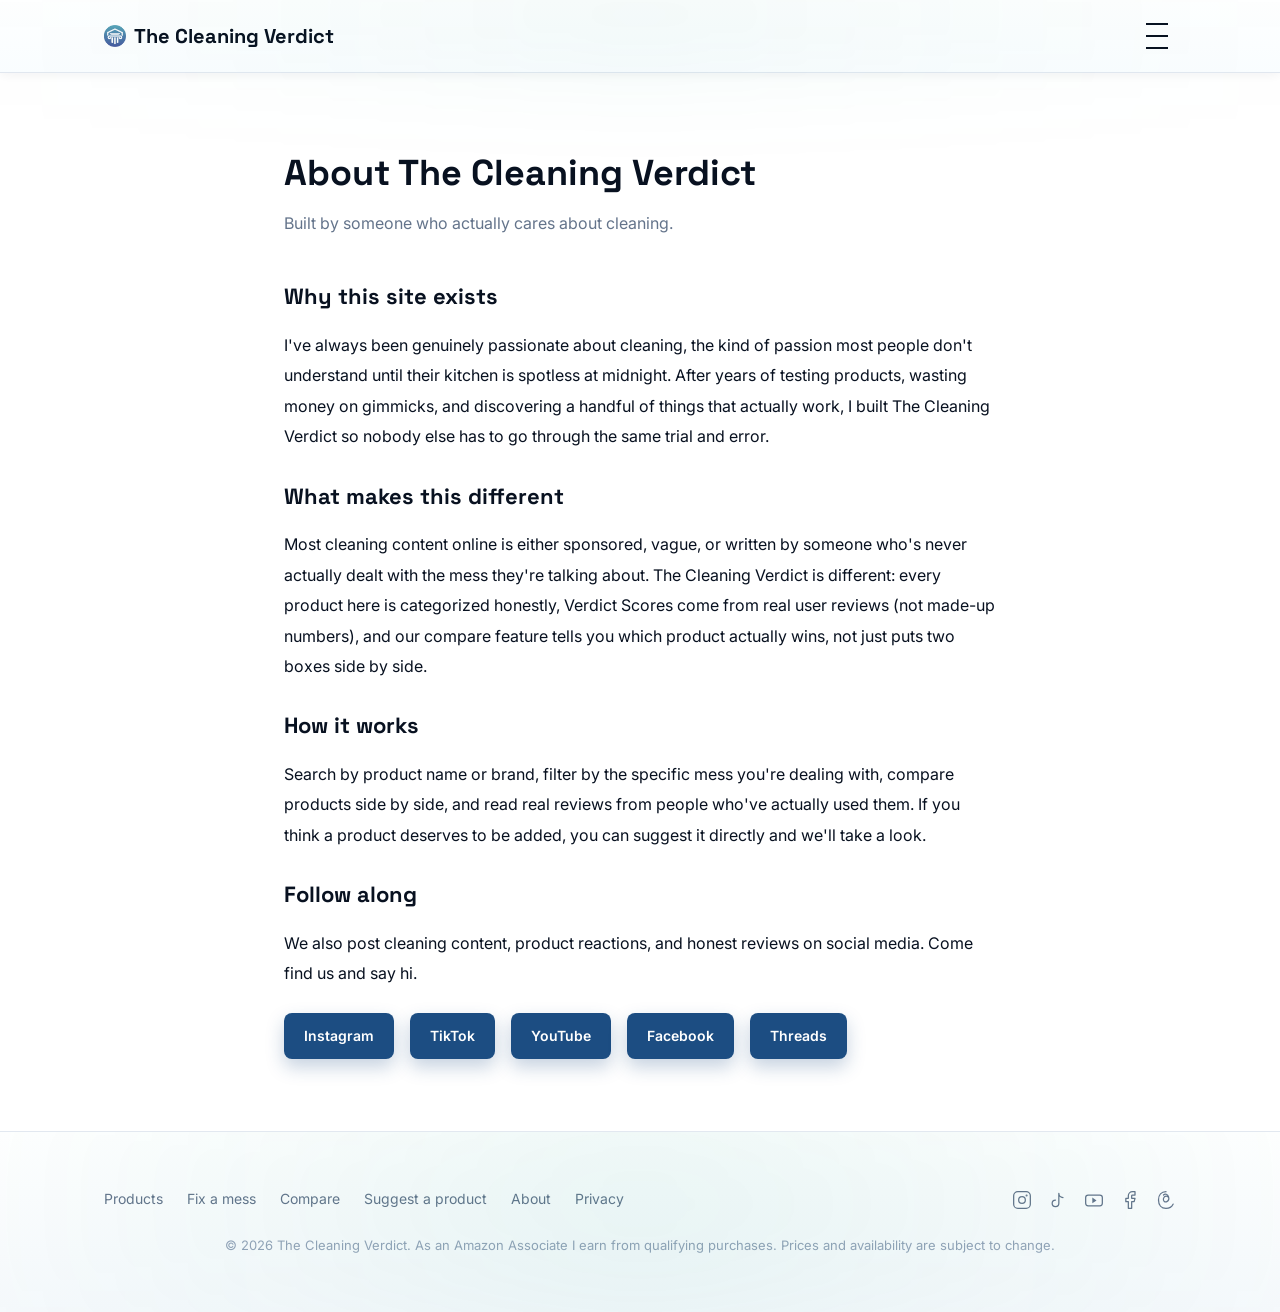
<file: about.html>
<!DOCTYPE html>
<html lang="en">
<head>
<meta charset="UTF-8">
<meta name="viewport" content="width=device-width, initial-scale=1.0, maximum-scale=1.0, user-scalable=no">
<title>About | The Cleaning Verdict</title>
<meta name="description" content="Learn about The Cleaning Verdict, a real cleaning product review site built to help you find what actually works.">
<link rel="stylesheet" href="css/styles.css">
<link rel="icon" type="image/png" sizes="48x48" href="favicon-48.png">
<link rel="icon" type="image/png" sizes="512x512" href="favicon-512.png">
<link rel="shortcut icon" href="favicon.ico">
<link rel="apple-touch-icon" href="favicon-512.png">
</head>
<body>

<nav class="nav">
  <div class="container">
    <a href="index.html" class="logo">
      <img src="logo.png" alt="The Cleaning Verdict logo" style="width:22px;height:22px;object-fit:contain">
      The Cleaning Verdict
    </a>
    <ul class="nav-links">
      <li><a href="index.html">Home</a></li>
      <li><a href="products.html">Products</a></li>
      <li><a href="fix-mess.html">Fix a mess</a></li>
      <li><a href="compare.html">Compare</a></li>
      <li><a href="suggest.html">Suggest a product</a></li>
    </ul>
    <button class="nav-toggle" aria-label="Menu"><span></span><span></span><span></span></button>
  </div>
</nav>

<section class="section">
  <div class="container" style="max-width:760px">

    <h1 style="font-family:'Space Grotesk',sans-serif;font-size:36px;margin-bottom:8px">About The Cleaning Verdict</h1>
    <p style="color:var(--gray);margin-bottom:40px;font-size:16px">Built by someone who actually cares about cleaning.</p>

    <div style="line-height:1.9;font-size:16px">
      <h2 style="font-family:'Space Grotesk',sans-serif;font-size:22px;margin:0 0 12px">Why this site exists</h2>
      <p style="margin-bottom:24px">I've always been genuinely passionate about cleaning, the kind of passion most people don't understand until their kitchen is spotless at midnight. After years of testing products, wasting money on gimmicks, and discovering a handful of things that actually work, I built The Cleaning Verdict so nobody else has to go through the same trial and error.</p>

      <h2 style="font-family:'Space Grotesk',sans-serif;font-size:22px;margin:0 0 12px">What makes this different</h2>
      <p style="margin-bottom:24px">Most cleaning content online is either sponsored, vague, or written by someone who's never actually dealt with the mess they're talking about. The Cleaning Verdict is different: every product here is categorized honestly, Verdict Scores come from real user reviews (not made-up numbers), and our compare feature tells you which product actually wins, not just puts two boxes side by side.</p>

      <h2 style="font-family:'Space Grotesk',sans-serif;font-size:22px;margin:0 0 12px">How it works</h2>
      <p style="margin-bottom:24px">Search by product name or brand, filter by the specific mess you're dealing with, compare products side by side, and read real reviews from people who've actually used them. If you think a product deserves to be added, you can suggest it directly and we'll take a look.</p>

      <h2 style="font-family:'Space Grotesk',sans-serif;font-size:22px;margin:0 0 12px">Follow along</h2>
      <p style="margin-bottom:24px">We also post cleaning content, product reactions, and honest reviews on social media. Come find us and say hi.</p>

      <div style="display:flex;gap:16px;flex-wrap:wrap">
        <a href="https://instagram.com/thecleaningverdict" target="_blank" rel="noopener" class="nav-cta" style="display:inline-block">Instagram</a>
        <a href="https://tiktok.com/@thecleaningverdict" target="_blank" rel="noopener" class="nav-cta" style="display:inline-block">TikTok</a>
        <a href="https://youtube.com/@thecleaningverdict" target="_blank" rel="noopener" class="nav-cta" style="display:inline-block">YouTube</a>
        <a href="https://facebook.com/Thecleaning Verdict" target="_blank" rel="noopener" class="nav-cta" style="display:inline-block">Facebook</a>
        <a href="https://threads.net/@thecleaningverdict" target="_blank" rel="noopener" class="nav-cta" style="display:inline-block">Threads</a>
      </div>
    </div>

  </div>
</section>

<footer class="footer">
  <div class="container" style="flex-direction:column;gap:24px">
    <div style="display:flex;justify-content:space-between;align-items:center;width:100%;flex-wrap:wrap;gap:16px">
      <ul class="footer-links">
        <li><a href="products.html">Products</a></li>
        <li><a href="fix-mess.html">Fix a mess</a></li>
        <li><a href="compare.html">Compare</a></li>
        <li><a href="suggest.html">Suggest a product</a></li>
        <li><a href="about.html" aria-current="page">About</a></li>
        <li><a href="privacy.html">Privacy</a></li>
      </ul>
      <div class="footer-socials">
        <a href="https://instagram.com/thecleaningverdict" target="_blank" rel="noopener" aria-label="Instagram">
          <svg viewBox="0 0 24 24" fill="none" stroke="currentColor" stroke-width="1.5" stroke-linecap="round" stroke-linejoin="round"><rect x="2" y="2" width="20" height="20" rx="5"/><circle cx="12" cy="12" r="4"/><circle cx="17.5" cy="6.5" r="0.5" fill="currentColor"/></svg>
        </a>
        <a href="https://tiktok.com/@thecleaningverdict" target="_blank" rel="noopener" aria-label="TikTok">
          <svg viewBox="0 0 24 24" fill="none" stroke="currentColor" stroke-width="1.5" stroke-linecap="round" stroke-linejoin="round"><path d="M9 12a4 4 0 1 0 4 4V4a5 5 0 0 0 5 5"/></svg>
        </a>
        <a href="https://youtube.com/@thecleaningverdict" target="_blank" rel="noopener" aria-label="YouTube">
          <svg viewBox="0 0 24 24" fill="none" stroke="currentColor" stroke-width="1.5" stroke-linecap="round" stroke-linejoin="round"><rect x="2" y="6" width="20" height="13" rx="3"/><path d="M10 9l5 3.5L10 16V9z" fill="currentColor" stroke="none"/></svg>
        </a>
        <a href="https://facebook.com/Thecleaning Verdict" target="_blank" rel="noopener" aria-label="Facebook">
          <svg viewBox="0 0 24 24" fill="none" stroke="currentColor" stroke-width="1.5" stroke-linecap="round" stroke-linejoin="round"><path d="M18 2h-3a5 5 0 0 0-5 5v3H7v4h3v8h4v-8h3l1-4h-4V7a1 1 0 0 1 1-1h3z"/></svg>
        </a>
        <a href="https://threads.net/@thecleaningverdict" target="_blank" rel="noopener" aria-label="Threads">
          <svg viewBox="0 0 24 24" fill="none" stroke="currentColor" stroke-width="1.5" stroke-linecap="round" stroke-linejoin="round"><path d="M12 2C6.5 2 3 6 3 12s3.5 10 9 10c4 0 7-2 8.5-5"/><path d="M15 9c-1-2-5-2.5-6 1s2 5 4 4 3-3 2-6-4-4-6-2"/></svg>
        </a>
      </div>
    </div>
    <span class="footer-note">© 2026 The Cleaning Verdict. As an Amazon Associate I earn from qualifying purchases. Prices and availability are subject to change.</span>
  </div>
</footer>

<script src="js/main.js"></script>
</body>
</html>
</file>
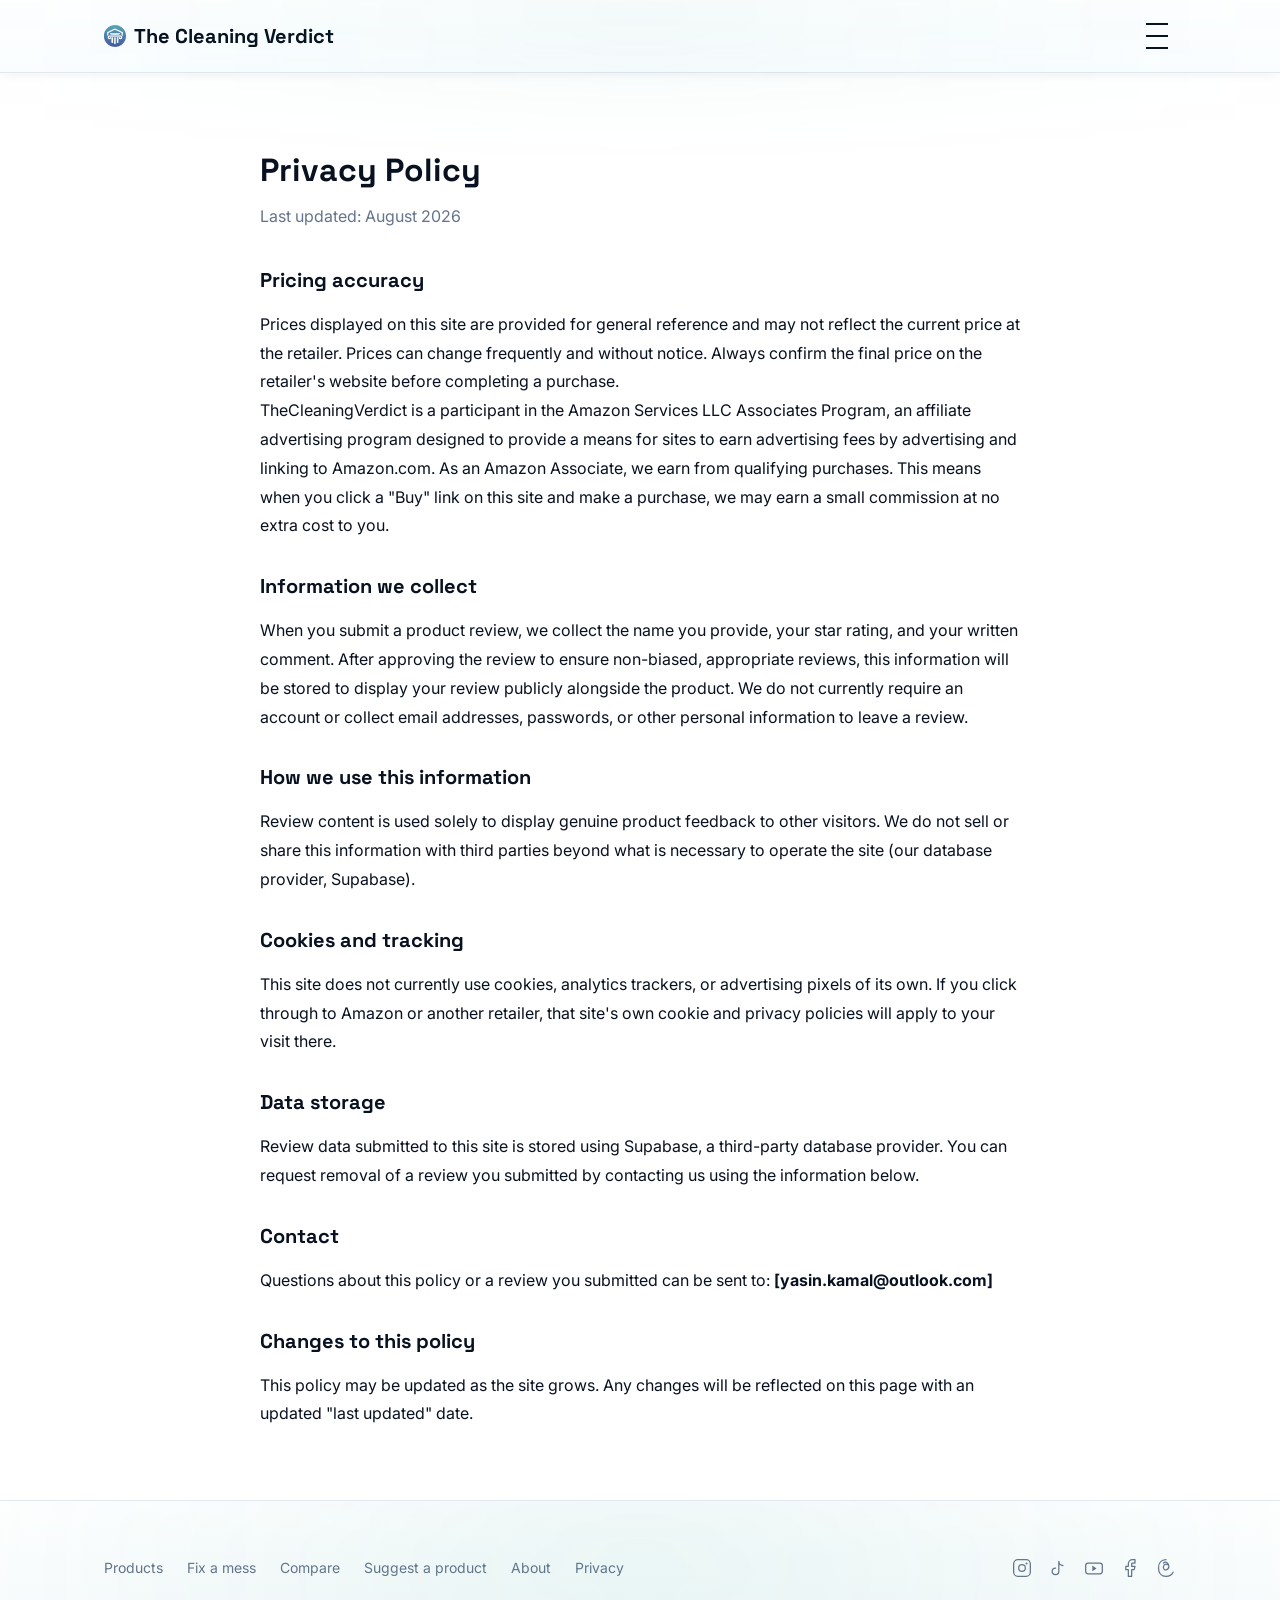
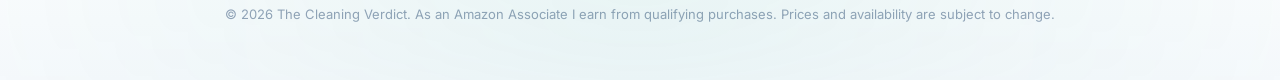
<file: privacy.html>
<!DOCTYPE html>
<html lang="en">
<head>
<meta charset="UTF-8">
<meta name="viewport" content="width=device-width, initial-scale=1.0, maximum-scale=1.0, user-scalable=no">
<title>Privacy Policy | TheCleaningVerdict</title>
<link rel="stylesheet" href="css/styles.css">
<link rel="icon" type="image/png" sizes="48x48" href="favicon-48.png">
<link rel="icon" type="image/png" sizes="512x512" href="favicon-512.png">
<link rel="shortcut icon" href="favicon.ico">
<link rel="apple-touch-icon" href="favicon-512.png">
</head>
<body>

<nav class="nav">
  <div class="container">
<a href="index.html" class="logo">
  <img src="logo.png" alt="The Cleaning Verdict logo" style="width:22px;height:22px;object-fit:contain">
  The Cleaning Verdict
</a>
<ul class="nav-links">
  <li><a href="index.html">Home</a></li>
  <li><a href="products.html">Products</a></li>
  <li><a href="fix-mess.html">Fix a mess</a></li>
  <li><a href="compare.html">Compare</a></li>
  <li><a href="suggest.html">Suggest a product</a></li>
</ul>
    <button class="nav-toggle" aria-label="Menu"><span></span><span></span><span></span></button>
  </div>
</nav>

<section class="section container" style="max-width:760px">
  <h1 style="font-family:'Space Grotesk',sans-serif;font-size:32px;margin-bottom:8px">Privacy Policy</h1>
  <p style="color:var(--gray);margin-bottom:32px">Last updated: August 2026</p>

  <div style="line-height:1.8">
    <h2 style="font-family:'Space Grotesk',sans-serif;font-size:20px;margin:28px 0 12px">Pricing accuracy</h2>
<p>Prices displayed on this site are provided for general reference and may not reflect the current price at the retailer. Prices can change frequently and without notice. Always confirm the final price on the retailer's website before completing a purchase.</p>
    <p>TheCleaningVerdict is a participant in the Amazon Services LLC Associates Program, an affiliate advertising program designed to provide a means for sites to earn advertising fees by advertising and linking to Amazon.com. As an Amazon Associate, we earn from qualifying purchases. This means when you click a "Buy" link on this site and make a purchase, we may earn a small commission at no extra cost to you.</p>

    <h2 style="font-family:'Space Grotesk',sans-serif;font-size:20px;margin:28px 0 12px">Information we collect</h2>
    <p>When you submit a product review, we collect the name you provide, your star rating, and your written comment. After approving the review to ensure non-biased, appropriate reviews, this information will be stored to display your review publicly alongside the product. We do not currently require an account or collect email addresses, passwords, or other personal information to leave a review.</p>

    <h2 style="font-family:'Space Grotesk',sans-serif;font-size:20px;margin:28px 0 12px">How we use this information</h2>
    <p>Review content is used solely to display genuine product feedback to other visitors. We do not sell or share this information with third parties beyond what is necessary to operate the site (our database provider, Supabase).</p>

    <h2 style="font-family:'Space Grotesk',sans-serif;font-size:20px;margin:28px 0 12px">Cookies and tracking</h2>
    <p>This site does not currently use cookies, analytics trackers, or advertising pixels of its own. If you click through to Amazon or another retailer, that site's own cookie and privacy policies will apply to your visit there.</p>

    <h2 style="font-family:'Space Grotesk',sans-serif;font-size:20px;margin:28px 0 12px">Data storage</h2>
    <p>Review data submitted to this site is stored using Supabase, a third-party database provider. You can request removal of a review you submitted by contacting us using the information below.</p>

    <h2 style="font-family:'Space Grotesk',sans-serif;font-size:20px;margin:28px 0 12px">Contact</h2>
    <p>Questions about this policy or a review you submitted can be sent to: <strong>[yasin.kamal@outlook.com]</strong></p>

    <h2 style="font-family:'Space Grotesk',sans-serif;font-size:20px;margin:28px 0 12px">Changes to this policy</h2>
    <p>This policy may be updated as the site grows. Any changes will be reflected on this page with an updated "last updated" date.</p>
  </div>
</section>

<footer class="footer">
  <div class="container" style="flex-direction:column;gap:24px">
    <div style="display:flex;justify-content:space-between;align-items:center;width:100%;flex-wrap:wrap;gap:16px">
      <ul class="footer-links">
        <li><a href="products.html">Products</a></li>
        <li><a href="fix-mess.html">Fix a mess</a></li>
        <li><a href="compare.html">Compare</a></li>
        <li><a href="suggest.html">Suggest a product</a></li>
        <li><a href="about.html">About</a></li>
        <li><a href="privacy.html">Privacy</a></li>
      </ul>
      <div class="footer-socials">
        <a href="https://instagram.com/thecleaningverdict" target="_blank" rel="noopener" aria-label="Instagram">
          <svg viewBox="0 0 24 24" fill="none" stroke="currentColor" stroke-width="1.5" stroke-linecap="round" stroke-linejoin="round"><rect x="2" y="2" width="20" height="20" rx="5"/><circle cx="12" cy="12" r="4"/><circle cx="17.5" cy="6.5" r="0.5" fill="currentColor"/></svg>
        </a>
        <a href="https://tiktok.com/@thecleaningverdict" target="_blank" rel="noopener" aria-label="TikTok">
          <svg viewBox="0 0 24 24" fill="none" stroke="currentColor" stroke-width="1.5" stroke-linecap="round" stroke-linejoin="round"><path d="M9 12a4 4 0 1 0 4 4V4a5 5 0 0 0 5 5"/></svg>
        </a>
        <a href="https://youtube.com/@thecleaningverdict" target="_blank" rel="noopener" aria-label="YouTube">
          <svg viewBox="0 0 24 24" fill="none" stroke="currentColor" stroke-width="1.5" stroke-linecap="round" stroke-linejoin="round"><rect x="2" y="6" width="20" height="13" rx="3"/><path d="M10 9l5 3.5L10 16V9z" fill="currentColor" stroke="none"/></svg>
        </a>
        <a href="https://facebook.com/Thecleaning Verdict" target="_blank" rel="noopener" aria-label="Facebook">
          <svg viewBox="0 0 24 24" fill="none" stroke="currentColor" stroke-width="1.5" stroke-linecap="round" stroke-linejoin="round"><path d="M18 2h-3a5 5 0 0 0-5 5v3H7v4h3v8h4v-8h3l1-4h-4V7a1 1 0 0 1 1-1h3z"/></svg>
        </a>
        <a href="https://threads.net/@thecleaningverdict" target="_blank" rel="noopener" aria-label="Threads">
          <svg viewBox="0 0 24 24" fill="none" stroke="currentColor" stroke-width="1.5" stroke-linecap="round" stroke-linejoin="round"><path d="M12 2C6.5 2 3 6 3 12s3.5 10 9 10c4 0 7-2 8.5-5"/><path d="M15 9c-1-2-5-2.5-6 1s2 5 4 4 3-3 2-6-4-4-6-2"/></svg>
        </a>
      </div>
    </div>
    <span class="footer-note">© 2026 The Cleaning Verdict. As an Amazon Associate I earn from qualifying purchases. Prices and availability are subject to change.</span>
  </div>
</footer>

<script src="js/main.js"></script>
</body>
</html>
</file>
<file: css/styles.css>
@import url('https://fonts.googleapis.com/css2?family=Space+Grotesk:wght@500;600;700&family=Inter:wght@400;500;600&family=JetBrains+Mono:wght@500&display=swap');

:root {
  --ink: #081120;
  --paper: #ffffff;
  --sky: #1c4d82;
  --sky-dark: #123458;
  --deep: #0a2340;
  --mist: #e9eff6;
  --foam: #0e9b88;
  --gray: #64748b;
  --gray-light: #e2e8f0;

  --font-display: 'Space Grotesk', sans-serif;
  --font-body: 'Inter', sans-serif;
  --font-mono: 'JetBrains Mono', monospace;
}

* {
  box-sizing: border-box;
  margin: 0;
  padding: 0;
}

body {
  font-family: var(--font-body);
  color: var(--ink);
  background: var(--paper);
  line-height: 1.6;
}

a {
  color: inherit;
  text-decoration: none;
}

ul { list-style: none; }
img { max-width: 100%; display: block; }

.container {
  max-width: 1120px;
  margin: 0 auto;
  padding: 0 24px;
}

/* ---------- Global buttons ---------- */
.btn {
  display: inline-flex;
  align-items: center;
  justify-content: center;
  gap: 6px;
  padding: 12px 22px;
  border-radius: 10px;
  font-family: var(--font-body);
  font-weight: 600;
  font-size: 15px;
  border: none;
  cursor: pointer;
  transition: background 0.18s ease, color 0.18s ease,
              box-shadow 0.2s ease, transform 0.2s ease;
}

.btn-primary {
  background: var(--sky);
  color: #ffffff;
  box-shadow: 0 8px 18px rgba(28, 77, 130, 0.25);
}

.btn-primary:hover {
  background: var(--sky-dark);
  transform: translateY(-1px);
  box-shadow: 0 10px 22px rgba(21, 82, 158, 0.3);
}

.btn-outline {
  background: #ffffff;
  color: var(--sky-dark);
  border: 1px solid var(--gray-light);
  box-shadow: 0 4px 12px rgba(10, 35, 64, 0.06);
}

.btn-outline:hover {
  background: var(--mist);
  box-shadow: 0 8px 18px rgba(10, 35, 64, 0.1);
  transform: translateY(-1px);
}

/* ---------- Nav ---------- */
.nav {
  border-bottom: 1px solid var(--gray-light);
  position: sticky;
  top: 0;
  background: linear-gradient(180deg, rgba(255,255,255,0.96) 0%, rgba(250,253,255,0.96) 100%);
  backdrop-filter: blur(10px);
  z-index: 100;
  box-shadow: 0 2px 12px rgba(10, 35, 64, 0.06);
  opacity: 0;
  transform: translateY(-10px);
  animation: navFade 0.7s ease forwards;
}

.nav .container {
  display: flex;
  align-items: center;
  justify-content: space-between;
  height: 72px;
}

.logo {
  font-family: var(--font-display);
  font-weight: 700;
  font-size: 20px;
  display: flex;
  align-items: center;
  gap: 8px;
}

.logo-mark {
  width: 22px;
  height: 22px;
  flex-shrink: 0;
}

.nav-links {
  display: flex;
  flex-direction: column;
  gap: 16px;
  font-weight: 500;
  font-size: 15px;
  position: absolute;
  top: 72px;
  left: 0;
  right: 0;
  background: #ffffff;
  padding: 20px 24px;
  border-bottom: 1px solid var(--gray-light);
  box-shadow: 0 12px 24px rgba(10, 35, 64, 0.08);
  opacity: 0;
  visibility: hidden;
  transform: translateY(-10px);
  transition: opacity 0.28s ease, transform 0.28s ease, visibility 0.28s;
  z-index: 99;
}

.nav-links.nav-open {
  opacity: 1;
  visibility: visible;
  transform: translateY(0);
}

.nav-links a {
  color: var(--gray);
  transition: color 0.15s ease;
}

.nav-links a:hover,
.nav-links a[aria-current="page"] {
  color: var(--sky);
}

.nav-cta {
  background: var(--sky);
  color: white !important;
  padding: 10px 20px;
  border-radius: 8px;
  font-weight: 600;
  font-size: 14px;
  box-shadow: 0 8px 18px rgba(28, 77, 130, 0.25);
  transition: background 0.15s ease, transform 0.15s ease, box-shadow 0.15s ease;
}

.nav-cta:hover {
  background: var(--sky-dark);
  transform: translateY(-1px);
  box-shadow: 0 10px 22px rgba(21, 82, 158, 0.3);
}

.nav-toggle {
  display: flex;
  flex-direction: column;
  align-items: center;
  justify-content: center;
  background: none;
  border: none;
  cursor: pointer;
  padding: 8px;
}

.nav-toggle span {
  display: block;
  width: 22px;
  height: 2px;
  background: var(--ink);
  margin: 5px 0;
  transition: transform 0.28s ease, opacity 0.2s ease;
}

.nav-toggle.nav-toggle-open span:nth-child(1) {
  transform: translateY(12px) rotate(45deg);
}

.nav-toggle.nav-toggle-open span:nth-child(2) {
  opacity: 0;
}

.nav-toggle.nav-toggle-open span:nth-child(3) {
  transform: translateY(-12px) rotate(-45deg);
}

/* ---------- Hero ---------- */
.hero {
  position: relative;
  padding: 110px 0 120px;
  background:
    radial-gradient(ellipse 70% 60% at 15% 10%, rgba(28,77,130,0.16), transparent 60%),
    radial-gradient(ellipse 60% 50% at 90% 20%, rgba(14,155,136,0.18), transparent 55%),
    radial-gradient(ellipse 80% 60% at 60% 100%, rgba(28,77,130,0.10), transparent 60%),
    linear-gradient(180deg, #f2f8ff 0%, #ffffff 100%);
  overflow: hidden;
}

.hero::before {
  content: "";
  position: absolute;
  inset: 0;
  background-image:
    linear-gradient(rgba(10,35,64,0.04) 1px, transparent 1px),
    linear-gradient(90deg, rgba(10,35,64,0.04) 1px, transparent 1px);
  background-size: 48px 48px;
  mask-image: radial-gradient(ellipse 80% 80% at 50% 40%, #000 30%, transparent 75%);
  -webkit-mask-image: radial-gradient(ellipse 80% 80% at 50% 40%, #000 30%, transparent 75%);
  pointer-events: none;
}

.hero .container {
  position: relative;
  z-index: 2;
  display: grid;
  grid-template-columns: 1.1fr 0.9fr;
  gap: 40px;
  align-items: center;
}

.hero-copy { max-width: 560px; }

.hero-eyebrow {
  font-family: var(--font-mono);
  font-size: 12px;
  letter-spacing: 0.14em;
  text-transform: uppercase;
  color: var(--sky-dark);
  margin-bottom: 20px;
  display: inline-flex;
  align-items: center;
  gap: 8px;
  padding: 6px 14px;
  border: 1px solid rgba(28,77,130,0.25);
  border-radius: 999px;
  background: rgba(255,255,255,0.6);
  backdrop-filter: blur(8px);
  -webkit-backdrop-filter: blur(8px);
}

.hero-eyebrow .dot {
  width: 6px; height: 6px; border-radius: 50%;
  background: var(--foam);
  animation: pulse 2s infinite;
}

@keyframes pulse {
  0% { box-shadow: 0 0 0 0 rgba(14,155,136,0.5); }
  70% { box-shadow: 0 0 0 8px rgba(14,155,136,0); }
  100% { box-shadow: 0 0 0 0 rgba(14,155,136,0); }
}

.hero h1 {
  font-family: var(--font-display);
  font-weight: 700;
  font-size: clamp(36px, 5.5vw, 66px);
  line-height: 1.04;
  letter-spacing: -0.02em;
  margin-bottom: 22px;
}

.hero h1 .grad {
  background: linear-gradient(120deg, var(--sky) 0%, var(--foam) 50%, var(--sky) 100%);
  background-size: 200% auto;
  -webkit-background-clip: text;
  background-clip: text;
  -webkit-text-fill-color: transparent;
  animation: shimmer 5s linear infinite;
}

@keyframes shimmer {
  to { background-position: 200% center; }
}

.hero p {
  font-size: 18px;
  color: var(--gray);
  max-width: 520px;
  margin-bottom: 32px;
  line-height: 1.6;
}

/* ---------- Floating 3D product stage ---------- */
.hero-stage {
  position: relative;
  height: 380px;
  display: flex;
  align-items: center;
  justify-content: center;
  perspective: 1000px;
}

.orb {
  position: absolute;
  border-radius: 50%;
  filter: blur(2px);
}
.orb-1 {
  width: 320px; height: 320px;
  background: radial-gradient(circle at 35% 30%, rgba(28,77,130,0.35), rgba(10,35,64,0.15) 60%, transparent 72%);
  animation: floatSlow 7s ease-in-out infinite;
}
.orb-2 {
  width: 120px; height: 120px;
  top: 30px; right: 40px;
  background: radial-gradient(circle at 40% 35%, rgba(14,155,136,0.5), transparent 70%);
  animation: floatSlow 5s ease-in-out infinite reverse;
}

.product-float {
  position: relative;
  z-index: 3;
  width: 210px;
  height: 280px;
  border-radius: 24px;
  background: linear-gradient(160deg, #ffffff 0%, #eaf3fc 100%);
  border: 1px solid rgba(255,255,255,0.8);
  box-shadow:
    0 30px 60px -15px rgba(10,35,64,0.35),
    0 10px 20px -8px rgba(10,35,64,0.25),
    inset 0 1px 0 rgba(255,255,255,0.9);
  display: flex;
  flex-direction: column;
  align-items: center;
  justify-content: center;
  gap: 16px;
  transform-style: preserve-3d;
  animation: floatCard 6s ease-in-out infinite;
}

@keyframes floatCard {
  0%, 100% { transform: translateY(0) rotateX(6deg) rotateY(-10deg); }
  50% { transform: translateY(-18px) rotateX(6deg) rotateY(-6deg); }
}

@keyframes floatSlow {
  0%, 100% { transform: translateY(0); }
  50% { transform: translateY(-22px); }
}

.bottle {
  width: 78px;
  position: relative;
  transform: translateZ(40px);
}
.bottle-body {
  width: 78px; height: 108px;
  background: linear-gradient(135deg, var(--sky) 0%, var(--deep) 100%);
  border-radius: 16px 16px 20px 20px;
  position: relative;
  box-shadow: inset -6px -6px 14px rgba(0,0,0,0.18), inset 4px 4px 10px rgba(255,255,255,0.25);
}
.bottle-label {
  position: absolute;
  left: 50%; top: 52%;
  transform: translate(-50%,-50%);
  width: 54px; height: 42px;
  background: rgba(255,255,255,0.92);
  border-radius: 6px;
  display: flex; align-items: center; justify-content: center;
  font-family: var(--font-mono);
  font-size: 8px; color: var(--sky-dark);
  text-align: center; line-height: 1.2;
}
.bottle-neck {
  width: 26px; height: 16px;
  background: linear-gradient(135deg, var(--sky), var(--deep));
  margin: 0 auto -2px;
  border-radius: 5px 5px 0 0;
}

.float-tag {
  font-family: var(--font-mono);
  font-size: 10px;
  letter-spacing: 0.1em;
  color: var(--sky-dark);
  background: rgba(28,77,130,0.1);
  padding: 5px 12px;
  border-radius: 999px;
  transform: translateZ(30px);
}

.verdict-chip {
  position: absolute;
  z-index: 4;
  background: #fff;
  border-radius: 14px;
  padding: 10px 14px;
  box-shadow: 0 14px 30px rgba(10,35,64,0.22);
  display: flex; align-items: center; gap: 8px;
  font-family: var(--font-display); font-weight: 600; font-size: 13px;
  animation: floatSlow 5.5s ease-in-out infinite;
}
.verdict-chip.top { top: 40px; left: -10px; }
.verdict-chip.bot { bottom: 50px; right: -6px; animation-delay: 1s; }
.verdict-chip .score {
  background: var(--foam); color: #fff;
  width: 26px; height: 26px; border-radius: 8px;
  display: flex; align-items: center; justify-content: center;
  font-size: 12px;
}

/* ---------- Search bar (Step 15) ---------- */
.search-bar {
  display: flex;
  gap: 10px;
  background: #ffffff;
  padding: 10px;
  border-radius: 14px;
  box-shadow: 0 2px 6px rgba(10, 35, 64, 0.08), 0 14px 32px rgba(10, 35, 64, 0.12);
  max-width: 520px;
  margin: 0 auto;
  border: 1px solid rgba(226, 232, 240, 0.9);
  position: relative;
  overflow: hidden;
}

.search-bar::before {
  content: "";
  position: absolute;
  width: 160%;
  height: 160%;
  top: -40%;
  left: -30%;
  background: radial-gradient(circle, rgba(14,155,136,0.12), transparent 70%);
  filter: blur(50px);
  pointer-events: none;
}

.search-bar input {
  flex: 1;
  border: none;
  outline: none;
  font-family: var(--font-body);
  font-size: 15px;
  padding: 12px 14px;
  color: var(--ink);
  background: transparent;
}

.search-bar input::placeholder {
  color: #94a3b8;
}

.search-bar input:focus {
  outline: none;
}

.search-bar:focus-within {
  box-shadow: 0 0 0 1px rgba(28, 77, 130, 0.18),
              0 10px 26px rgba(10, 35, 64, 0.18);
  border-color: rgba(28, 77, 130, 0.4);
}

.search-bar button {
  background: var(--sky);
  color: white;
  border: none;
  border-radius: 10px;
  padding: 0 24px;
  font-family: var(--font-body);
  font-weight: 600;
  font-size: 15px;
  cursor: pointer;
  transition: background 0.15s ease, transform 0.15s ease, box-shadow 0.15s ease;
  box-shadow: 0 8px 18px rgba(28, 77, 130, 0.25);
}

.search-bar button:hover {
  background: var(--sky-dark);
  transform: translateY(-1px);
  box-shadow: 0 10px 22px rgba(21, 82, 158, 0.3);
}

/* ---------- Section headers ---------- */
.section {
  padding: 72px 0;
}

.section-head {
  display: flex;
  align-items: flex-end;
  justify-content: space-between;
  margin-bottom: 40px;
  gap: 24px;
  opacity: 0;
  transform: translateY(12px);
  animation: sectionFade 0.7s ease forwards;
}

.section-head h2 {
  font-family: var(--font-display);
  font-weight: 700;
  font-size: 28px;
  background: linear-gradient(90deg, var(--ink), var(--sky-dark));
  -webkit-background-clip: text;
  background-clip: text;
  color: transparent;
}

.section-head p {
  color: var(--gray);
  font-size: 15px;
}

.section-link {
  font-weight: 600;
  font-size: 14px;
  color: var(--sky-dark);
  white-space: nowrap;
}

/* ---------- Mess grid ---------- */
.mess-grid {
  display: grid;
  grid-template-columns: repeat(4, 1fr);
  gap: 20px;
  opacity: 0;
  transform: translateY(16px);
  animation: messGridFade 0.8s ease forwards;
}

.mess-card {
  background: #ffffff;
  border: 1px solid var(--gray-light);
  border-radius: 12px;
  padding: 24px 20px;
  transition: transform 0.25s ease, box-shadow 0.25s ease, border-color 0.2s ease;
  cursor: pointer;
  position: relative;
}

.mess-card:hover {
  transform: translateY(-6px);
  box-shadow: 0 12px 24px rgba(0,0,0,0.08);
  border-color: var(--sky);
}

.mess-icon {
  width: 36px;
  height: 36px;
  margin-bottom: 14px;
  color: var(--sky);
}

.mess-card h3 {
  font-family: var(--font-display);
  font-weight: 600;
  font-size: 16px;
  margin-bottom: 4px;
}

.mess-card span {
  font-size: 13px;
  color: var(--gray);
}

/* ---------- Product grid ---------- */
.product-grid {
  display: grid;
  grid-template-columns: repeat(3, 1fr);
  gap: 20px;
}

.product-card {
  border: 1px solid var(--gray-light);
  border-radius: 14px;
  overflow: hidden;
  background: #ffffff;
  transition: transform 0.25s ease, box-shadow 0.25s ease, border-color 0.2s ease;
  cursor: pointer;
}

.product-card:hover {
  transform: translateY(-6px);
  box-shadow: 0 12px 24px rgba(0,0,0,0.08);
  border-color: var(--sky);
}

.product-thumb {
  aspect-ratio: 4 / 3;
  background: radial-gradient(ellipse 80% 80% at 50% 45%, #ffffff 0%, #ffffff 70%, var(--mist) 100%);
  border-bottom: 1px solid var(--gray-light);
  display: flex;
  align-items: center;
  justify-content: center;
  padding: 18px;
  position: relative;
  overflow: hidden;
}

.product-thumb svg {
  width: 40px;
  height: 40px;
}

.product-body {
  padding: 22px 22px 24px;
}

.product-brand {
  font-size: 12px;
  text-transform: uppercase;
  letter-spacing: 0.05em;
  color: var(--gray);
  margin-bottom: 4px;
}

.product-name {
  font-family: var(--font-display);
  font-weight: 600;
  font-size: 18px;
  line-height: 1.3;
  margin-bottom: 10px;
}

.product-meta {
  display: flex;
  align-items: center;
  justify-content: space-between;
  margin-top: 18px;
}

.product-price {
  font-family: var(--font-mono);
  font-weight: 500;
  font-size: 15px;
}

.product-rating {
  font-size: 13px;
  color: var(--gray);
  display: flex;
  align-items: center;
  gap: 4px;
}

.product-rating svg {
  width: 14px;
  height: 14px;
  color: var(--foam);
}

/* ---------- CTA band ---------- */
.cta-band {
  background: linear-gradient(180deg, var(--deep) 0%, #0d2f59 100%);
  color: white;
  padding: 72px 0;
  text-align: center;
  position: relative;
  overflow: hidden;
  opacity: 0;
  transform: translateY(20px);
  animation: ctaFade 0.9s ease forwards;
}

.cta-band h2 {
  font-family: var(--font-display);
  font-weight: 700;
  font-size: 30px;
  margin-bottom: 12px;
}

.cta-band p {
  color: #c9dcf0;
  margin-bottom: 28px;
  font-size: 16px;
}

.cta-band .btn {
  background: #ffffff;
  color: var(--deep);
  font-weight: 600;
  padding: 14px 28px;
  border-radius: 8px;
  display: inline-block;
  font-size: 15px;
  box-shadow: 0 10px 24px rgba(0,0,0,0.18);
  transition: transform 0.2s ease, box-shadow 0.2s ease, background 0.15s ease, color 0.15s ease;
}

.cta-band .btn:hover {
  transform: translateY(-2px);
  box-shadow: 0 14px 32px rgba(0,0,0,0.22);
  background: var(--foam);
  color: var(--deep);
}

/* ---------- Footer ---------- */
.footer {
  padding: 56px 0;
  border-top: 1px solid var(--gray-light);
  background: linear-gradient(180deg, #ffffff 0%, #f6f9fc 100%);
  position: relative;
  overflow: hidden;
  opacity: 0;
  transform: translateY(16px);
  animation: footerFade 0.8s ease forwards;
}

.footer .container {
  display: flex;
  justify-content: space-between;
  align-items: center;
  flex-wrap: wrap;
  gap: 16px;
}

.footer-links {
  display: flex;
  gap: 24px;
  font-size: 14px;
  color: var(--gray);
}

.footer-links a:hover {
  color: var(--sky);
}

.footer-note {
  font-size: 13px;
  color: #94a3b8;
}

/* ---------- Placeholder page (Step 19) ---------- */
.placeholder {
  padding: 110px 0;
  text-align: center;
  opacity: 0;
  transform: translateY(16px);
  animation: placeholderFade 0.7s ease forwards;
}

.placeholder h1 {
  font-family: var(--font-display);
  font-weight: 700;
  font-size: 32px;
  margin-bottom: 12px;
}

.placeholder p {
  color: var(--gray);
  font-size: 16px;
}

/* ---------- Reviews grid (Step 18) ---------- */
.reviews-grid {
  display: grid;
  grid-template-columns: repeat(3, 1fr);
  gap: 20px;
}

.review-card {
  background: #ffffff;
  border: 1px solid var(--gray-light);
  border-radius: 12px;
  padding: 20px 18px;
  box-shadow: 0 6px 16px rgba(10, 35, 64, 0.06);
  transition: transform 0.25s ease, box-shadow 0.25s ease, border-color 0.2s ease;
  position: relative;
}

.review-card:hover {
  transform: translateY(-4px);
  box-shadow: 0 10px 22px rgba(10, 35, 64, 0.12);
  border-color: var(--sky);
}

.review-author {
  font-family: var(--font-display);
  font-weight: 600;
  font-size: 15px;
  margin-bottom: 4px;
}

.review-meta {
  font-size: 13px;
  color: var(--gray);
  margin-bottom: 10px;
}

.review-text {
  font-size: 14px;
  color: var(--ink);
}

/* ---------- Responsive ---------- */
@media (max-width: 860px) {
  .mess-grid { grid-template-columns: repeat(2, 1fr); }
  .product-grid { grid-template-columns: repeat(2, 1fr); }
  .reviews-grid { grid-template-columns: repeat(2, 1fr); }

  .hero { padding: 80px 0 90px; }
  .hero .container {
    grid-template-columns: 1fr;
    text-align: center;
    gap: 24px;
  }
  .hero-copy { max-width: 100%; }
  .hero p { margin-left: auto; margin-right: auto; }
  .search-bar { margin-left: auto; margin-right: auto; }
  .hero-stage { height: 340px; }
}

@media (max-width: 640px) {
  .product-grid { grid-template-columns: 1fr; }
  .mess-grid { grid-template-columns: 1fr 1fr; }
  .reviews-grid { grid-template-columns: 1fr !important; }

  .product-detail-layout,
  .detail-skeleton {
    display: block !important;
  }
  .product-detail-image {
    width: 100%;
    max-width: 260px;
    margin: 0 auto 20px;
  }
  .detail-skeleton > .skeleton-bar:first-child {
    width: 100%;
    max-width: 260px;
    margin: 0 auto 20px;
  }

  .section-head {
    flex-direction: column;
    align-items: flex-start;
  }

  .section.container {
    padding-left: 20px;
    padding-right: 20px;
  }

  .compare-col {
    padding: 18px 16px;
  }

  .placeholder h1,
  .section h1 {
    font-size: 26px !important;
  }

  /* Hero: shrink stage and keep floating chips on-screen */
  .hero { padding: 64px 0 72px; }
  .hero-stage {
    height: 300px;
    transform: scale(0.82);
    margin-top: 8px;
  }
  .verdict-chip.top { top: 30px; left: 8px; }
  .verdict-chip.bot { bottom: 40px; right: 6px; }
}

@media (prefers-reduced-motion: reduce) {
  * { transition: none !important; animation: none !important; }
}

/* ---------- Product detail load-in ---------- */
#product-detail {
  transition: opacity 0.35s ease;
}

.detail-skeleton {
  max-width: 480px;
}

.skeleton-bar {
  height: 16px;
  border-radius: 6px;
  background: linear-gradient(90deg, #eef2f7 25%, #e2e8f0 50%, #eef2f7 75%);
  background-size: 200% 100%;
  animation: skeletonShimmer 1.3s ease-in-out infinite;
  margin-bottom: 14px;
}

@keyframes skeletonShimmer {
  0% { background-position: 200% 0; }
  100% { background-position: -200% 0; }
}

.reveal {
  opacity: 0;
  transform: translateY(18px);
  transition: opacity 0.3s ease, transform 0.3s ease;
}

.reveal.is-visible {
  opacity: 1;
  transform: translateY(0);
}

/* ---------- Tactile press feedback ---------- */
.btn:active,
.nav-cta:active,
.mess-filter-btn:active,
.mess-card:active,
.product-card:active,
.like-btn:active,
.search-bar button:active {
  transform: scale(0.97);
}

/* ---------- Wizard step transitions ---------- */
.wizard-step {
  transition: opacity 0.3s ease, transform 0.3s ease;
}

.wizard-dot {
  transition: background 0.3s ease;
}

/* ---------- Like button pulse ---------- */
@keyframes likePulse {
  0% { transform: scale(1); }
  40% { transform: scale(1.15); }
  100% { transform: scale(1); }
}

.like-btn.like-pulse {
  animation: likePulse 0.35s ease;
}

/* ---------- Image lightbox fade ---------- */
#image-lightbox {
  opacity: 0;
  transition: opacity 0.25s ease;
}

#image-lightbox.open {
  opacity: 1;
}

#image-lightbox img {
  transform: scale(0.94);
  transition: transform 0.25s ease;
}

#image-lightbox.open img {
  transform: scale(1);
}

/* ---------- Mess extra grid reveal ---------- */
.mess-grid-extra {
  opacity: 0;
  transform: translateY(-8px);
  transition: opacity 0.35s ease, transform 0.35s ease;
}

.mess-grid-extra.mess-grid-visible {
  opacity: 1;
  transform: translateY(0);
}

/* ---------- Mess filter buttons ---------- */
.mess-filter-btn {
  cursor: pointer;
  font-family: inherit;
  text-align: left;
  width: 100%;
}

.mess-filter-btn.active-mess {
  border-color: var(--sky);
  background: var(--mist);
}

/* ---------- Compare page (Step 17) ---------- */
.compare-grid {
  display: grid;
  grid-template-columns: 1fr 1fr;
  gap: 24px;
}

.compare-picker {
  display: grid;
  grid-template-columns: 1fr 1fr;
  gap: 16px;
  margin-bottom: 36px;
}

.compare-picker select {
  width: 100%;
  padding: 12px 14px;
  border: 1px solid var(--gray-light);
  border-radius: 8px;
  font-family: var(--font-body);
  font-size: 15px;
  background: #ffffff;
  color: var(--ink);
}

.compare-picker select:focus {
  outline: none;
  border-color: var(--sky);
  box-shadow: 0 0 0 1px rgba(28, 77, 130, 0.18);
}

.compare-col {
  border: 1px solid var(--gray-light);
  border-radius: 14px;
  padding: 24px;
  background: #ffffff;
  box-shadow: 0 8px 20px rgba(10, 35, 64, 0.06);
  transition: transform 0.25s ease, box-shadow 0.25s ease;
  position: relative;
}

.compare-col:hover {
  transform: translateY(-4px);
  box-shadow: 0 12px 26px rgba(10, 35, 64, 0.1);
}

.compare-table {
  width: 100%;
  border-collapse: collapse;
  font-size: 14px;
}

.compare-table td {
  padding: 10px 0;
  border-bottom: 1px solid var(--gray-light);
  vertical-align: top;
}

.compare-table td:first-child {
  color: var(--gray);
  font-weight: 500;
  width: 40%;
}

.compare-win {
  background: var(--mist);
  font-weight: 600;
}

.verdict-banner {
  background: var(--deep);
  color: white;
  padding: 20px 24px;
  border-radius: 12px;
  text-align: center;
  font-family: 'Space Grotesk', sans-serif;
  opacity: 0;
  animation: fadeIn 0.6s ease forwards;
}

.verdict-banner.no-verdict {
  background: var(--mist);
  color: var(--gray);
  font-family: var(--font-body);
}

@media (max-width: 640px) {
  .compare-grid,
  .compare-picker {
    grid-template-columns: 1fr;
  }
}

/* ---------- Product thumb image ---------- */
.product-thumb img {
  width: 100%;
  height: 100%;
  object-fit: contain;
  padding: 16px;
}

/* ---------- Keyframes & glows (Steps 1–20) ---------- */
@keyframes fadeIn {
  to { opacity: 1; }
}

@keyframes wipeDraw {
  to { stroke-dashoffset: 0; }
}

@keyframes sectionFade {
  to {
    opacity: 1;
    transform: translateY(0);
  }
}

@keyframes placeholderFade {
  to {
    opacity: 1;
    transform: translateY(0);
  }
}

.product-thumb::before {
  content: "";
  display: none;
}

.cta-band::before {
  content: "";
  position: absolute;
  width: 160%;
  height: 160%;
  top: -30%;
  left: -30%;
  background: radial-gradient(circle, rgba(14,155,136,0.12), transparent 70%);
  filter: blur(60px);
  animation: ctaGlow 7s ease-in-out infinite alternate;
  pointer-events: none;
}

@keyframes ctaFade {
  to {
    opacity: 1;
    transform: translateY(0);
  }
}

@keyframes ctaGlow {
  from { transform: translateY(0); }
  to { transform: translateY(24px); }
}

.footer::before {
  content: "";
  position: absolute;
  width: 160%;
  height: 160%;
  top: -40%;
  left: -30%;
  background: radial-gradient(circle, rgba(14,155,136,0.08), transparent 70%);
  filter: blur(60px);
  pointer-events: none;
}

@keyframes footerFade {
  to {
    opacity: 1;
    transform: translateY(0);
  }
}

.nav::before {
  content: "";
  position: absolute;
  width: 160%;
  height: 160%;
  top: -60%;
  left: -30%;
  background: radial-gradient(circle, rgba(14,155,136,0.06), transparent 70%);
  filter: blur(50px);
  pointer-events: none;
}

@keyframes navFade {
  to {
    opacity: 1;
    transform: translateY(0);
  }
}

.mess-card::before {
  content: "";
  position: absolute;
  width: 140%;
  height: 140%;
  top: -20%;
  left: -20%;
  background: radial-gradient(circle, rgba(14,155,136,0.06), transparent 70%);
  filter: blur(40px);
  pointer-events: none;
  z-index: -1;
}

@keyframes messGridFade {
  to {
    opacity: 1;
    transform: translateY(0);
  }
}

/* ---------- Mobile viewport fixes ---------- */

html {
  width: 100%;
  max-width: 100%;
  overflow-x: hidden;
}

body {
  width: 100%;
  max-width: 100%;
  min-width: 0;
  overflow-x: hidden;
}

.container {
  width: 100%;
  max-width: 1120px;
}

/* Prevent flex/grid children from forcing the page wider */
.nav .container,
.section-head,
.search-bar,
.footer .container,
.compare-grid,
.compare-picker {
  min-width: 0;
}

.search-bar input {
  min-width: 0;
  width: 100%;
}

@media (max-width: 640px) {
  .container {
    width: 100%;
    max-width: 100%;
    padding-left: 20px;
    padding-right: 20px;
  }

  .hero .container {
    width: 100%;
    max-width: 720px;
  }

  .search-bar {
    width: 100%;
    max-width: 100%;
  }

  .search-bar input {
    min-width: 0;
  }

  .search-bar button {
    flex-shrink: 0;
  }

  .mess-grid,
  .product-grid,
  .reviews-grid,
  .compare-grid,
  .compare-picker {
    width: 100%;
    max-width: 100%;
  }
}

.footer-socials {
  display: flex;
  gap: 16px;
  align-items: center;
}

.footer-socials a {
  color: var(--gray);
  transition: color 0.15s ease;
  display: flex;
  align-items: center;
}

.footer-socials a:hover {
  color: var(--sky);
}

.footer-socials svg {
  width: 20px;
  height: 20px;
}

/* ---------- Share button ---------- */
.share-menu {
  position: relative;
  display: inline-block;
}

.share-dropdown {
  position: absolute;
  top: calc(100% + 8px);
  right: 0;
  background: white;
  border: 1px solid var(--gray-light);
  border-radius: 12px;
  padding: 8px;
  min-width: 200px;
  box-shadow: 0 8px 24px rgba(10,35,64,0.12);
  z-index: 100;
  opacity: 0;
  visibility: hidden;
  transform: translateY(-6px) scale(0.98);
  transition: opacity 0.2s ease, transform 0.2s ease, visibility 0.2s;
}

.share-dropdown.open {
  opacity: 1;
  visibility: visible;
  transform: translateY(0) scale(1);
}

.share-option {
  display: flex;
  align-items: center;
  gap: 10px;
  padding: 10px 12px;
  border-radius: 8px;
  cursor: pointer;
  font-size: 14px;
  color: var(--ink);
  background: none;
  border: none;
  width: 100%;
  text-align: left;
  font-family: inherit;
}

.share-option:hover {
  background: var(--mist);
}

.share-option svg {
  width: 18px;
  height: 18px;
  flex-shrink: 0;
  color: var(--gray);
}

@media (max-width: 640px) {
  .footer .container {
    flex-direction: column;
    align-items: flex-start;
    gap: 20px;
  }

  .footer-links {
    display: grid;
    grid-template-columns: 1fr 1fr;
    gap: 12px 24px;
  }

  .footer-socials {
    gap: 20px;
  }

  .footer-note {
    font-size: 12px;
  }
}
</file>
